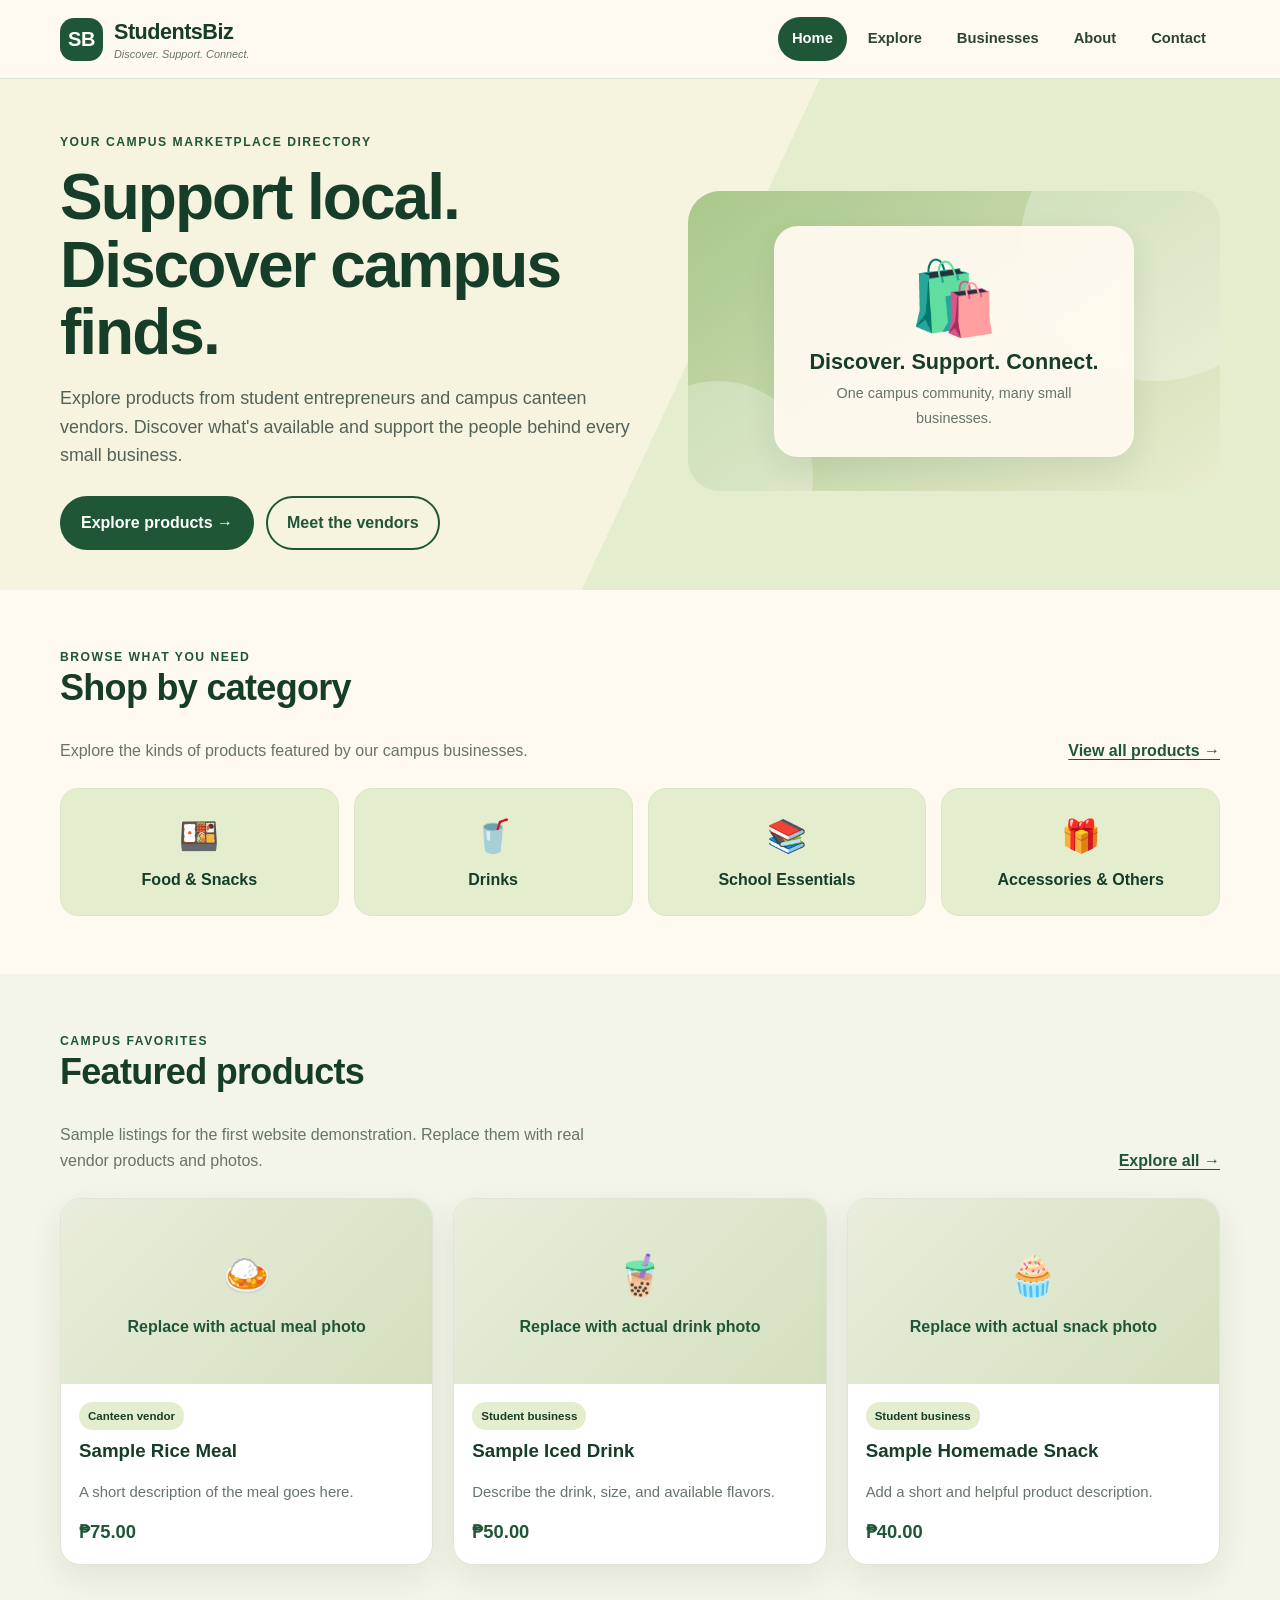
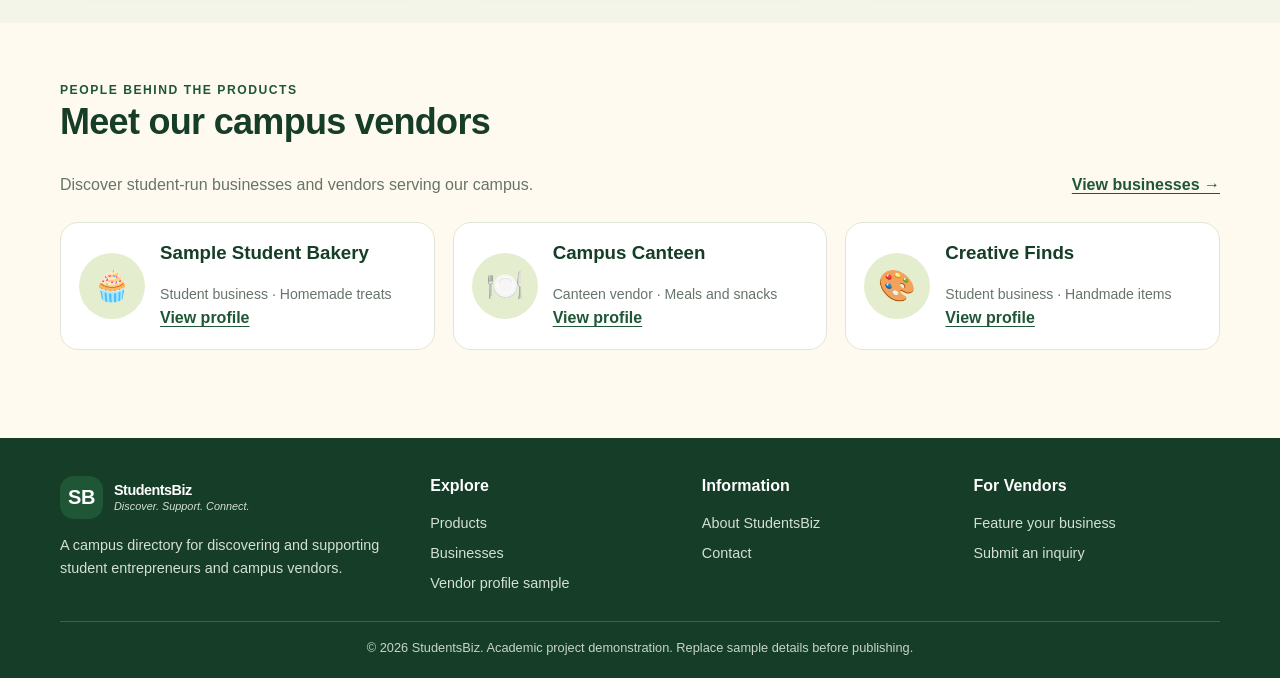
<file: index.html>
<!DOCTYPE html>
<html lang="en">
<head>
  <meta charset="UTF-8">
  <meta name="viewport" content="width=device-width, initial-scale=1.0">
  <meta name="description" content="StudentsBiz campus business and product directory">
  <title>Home | StudentsBiz</title>
  <link rel="stylesheet" href="style.css">
</head>
<body>
<header class="site-header">
  <div class="container nav-wrap">
    <a class="brand" href="index.html"><span class="brand-mark">SB</span><span>StudentsBiz<small>Discover. Support. Connect.</small></span></a>
    <nav class="nav" aria-label="Main navigation">
      <a class="active" href="index.html">Home</a>
      <a class="" href="explore.html">Explore</a>
      <a class="" href="businesses.html">Businesses</a>
      <a class="" href="about.html">About</a>
      <a class="" href="contact.html">Contact</a>
    </nav>
  </div>
</header>

<main>
<section class="hero"><div class="container hero-grid">
  <div><div class="eyebrow">Your campus marketplace directory</div><h1>Support local.<br>Discover campus finds.</h1>
    <p class="lead">Explore products from student entrepreneurs and campus canteen vendors. Discover what's available and support the people behind every small business.</p>
    <div class="actions"><a class="btn" href="explore.html">Explore products →</a><a class="btn btn-outline" href="businesses.html">Meet the vendors</a></div>
  </div>
  <div class="hero-art"><div class="art-card"><div class="art-icon">🛍️</div><strong>Discover. Support. Connect.</strong><span>One campus community, many small businesses.</span></div></div>
</div></section>
<section class="section"><div class="container">
  <div class="section-head"><div><div class="eyebrow">Browse what you need</div><h2>Shop by category</h2><p>Explore the kinds of products featured by our campus businesses.</p></div><a class="text-link" href="explore.html">View all products →</a></div>
  <div class="category-grid">
    <a class="category" href="explore.html#food"><span>🍱</span>Food & Snacks</a><a class="category" href="explore.html#drinks"><span>🥤</span>Drinks</a><a class="category" href="explore.html#school"><span>📚</span>School Essentials</a><a class="category" href="explore.html#other"><span>🎁</span>Accessories & Others</a>
  </div>
</div></section>
<section class="section" style="background:#f4f5e9"><div class="container">
  <div class="section-head"><div><div class="eyebrow">Campus favorites</div><h2>Featured products</h2><p>Sample listings for the first website demonstration. Replace them with real vendor products and photos.</p></div><a class="text-link" href="explore.html">Explore all →</a></div>
  <div class="card-grid">
    <article class="card"><div class="photo-placeholder"><div><span>🍛</span>Replace with actual meal photo</div></div><div class="card-body"><span class="tag">Canteen vendor</span><h3>Sample Rice Meal</h3><p>A short description of the meal goes here.</p><div class="price">₱75.00</div></div></article>
    <article class="card"><div class="photo-placeholder"><div><span>🧋</span>Replace with actual drink photo</div></div><div class="card-body"><span class="tag">Student business</span><h3>Sample Iced Drink</h3><p>Describe the drink, size, and available flavors.</p><div class="price">₱50.00</div></div></article>
    <article class="card"><div class="photo-placeholder"><div><span>🧁</span>Replace with actual snack photo</div></div><div class="card-body"><span class="tag">Student business</span><h3>Sample Homemade Snack</h3><p>Add a short and helpful product description.</p><div class="price">₱40.00</div></div></article>
  </div>
</div></section>
<section class="section"><div class="container">
  <div class="section-head"><div><div class="eyebrow">People behind the products</div><h2>Meet our campus vendors</h2><p>Discover student-run businesses and vendors serving our campus.</p></div><a class="text-link" href="businesses.html">View businesses →</a></div>
  <div class="vendor-grid">
    <article class="vendor"><div class="vendor-logo">🧁</div><div><h3>Sample Student Bakery</h3><p>Student business · Homemade treats</p><a class="text-link" href="vendor.html">View profile</a></div></article>
    <article class="vendor"><div class="vendor-logo">🍽️</div><div><h3>Campus Canteen</h3><p>Canteen vendor · Meals and snacks</p><a class="text-link" href="vendor.html">View profile</a></div></article>
    <article class="vendor"><div class="vendor-logo">🎨</div><div><h3>Creative Finds</h3><p>Student business · Handmade items</p><a class="text-link" href="vendor.html">View profile</a></div></article>
  </div>
</div></section>
</main>
<footer class="site-footer">
  <div class="container">
    <div class="footer-grid">
      <div><a class="brand" href="index.html"><span class="brand-mark">SB</span><span style="color:white">StudentsBiz<small style="color:#d4e1d1">Discover. Support. Connect.</small></span></a><p style="margin-top:15px">A campus directory for discovering and supporting student entrepreneurs and campus vendors.</p></div>
      <div><h3>Explore</h3><div class="footer-links"><a href="explore.html">Products</a><a href="businesses.html">Businesses</a><a href="vendor.html">Vendor profile sample</a></div></div>
      <div><h3>Information</h3><div class="footer-links"><a href="about.html">About StudentsBiz</a><a href="contact.html">Contact</a></div></div>
      <div><h3>For Vendors</h3><div class="footer-links"><a href="contact.html">Feature your business</a><a href="contact.html">Submit an inquiry</a></div></div>
    </div>
    <div class="copyright">© 2026 StudentsBiz. Academic project demonstration. Replace sample details before publishing.</div>
  </div>
</footer>
</body>
</html>
</file>
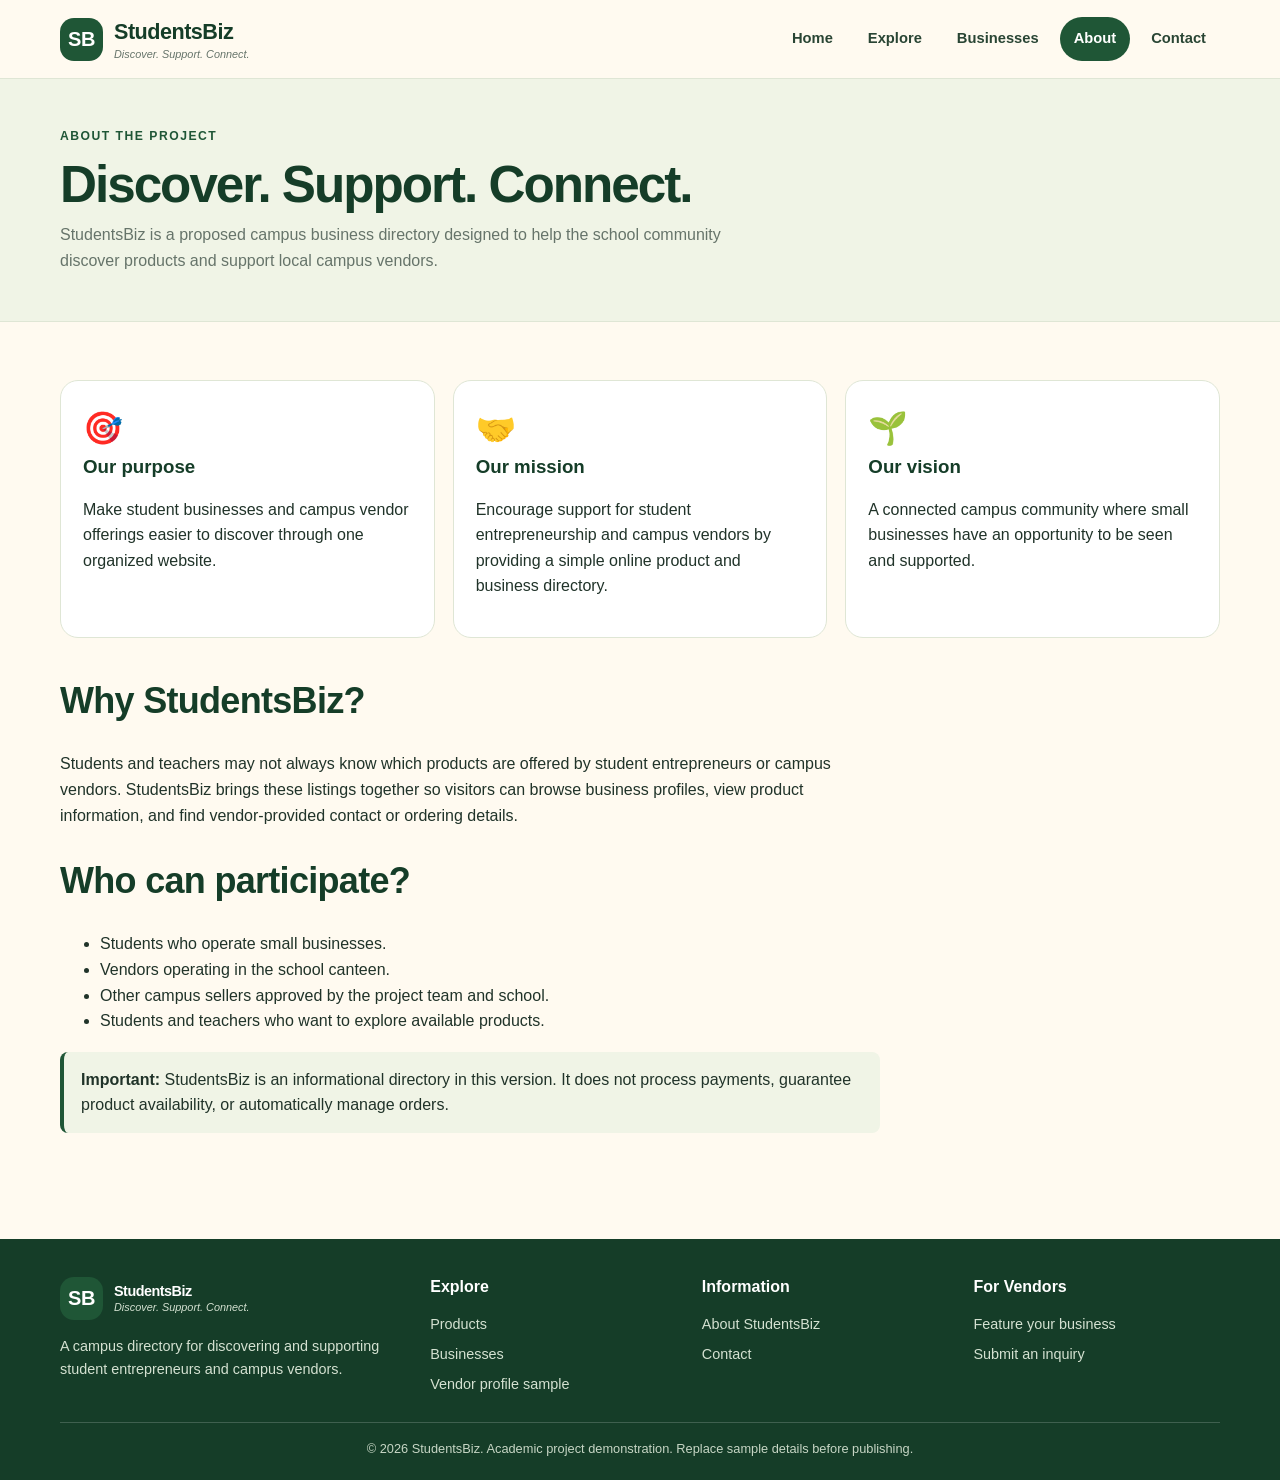
<file: about.html>
<!DOCTYPE html>
<html lang="en">
<head>
  <meta charset="UTF-8">
  <meta name="viewport" content="width=device-width, initial-scale=1.0">
  <meta name="description" content="StudentsBiz campus business and product directory">
  <title>About | StudentsBiz</title>
  <link rel="stylesheet" href="style.css">
</head>
<body>
<header class="site-header">
  <div class="container nav-wrap">
    <a class="brand" href="index.html"><span class="brand-mark">SB</span><span>StudentsBiz<small>Discover. Support. Connect.</small></span></a>
    <nav class="nav" aria-label="Main navigation">
      <a class="" href="index.html">Home</a>
      <a class="" href="explore.html">Explore</a>
      <a class="" href="businesses.html">Businesses</a>
      <a class="active" href="about.html">About</a>
      <a class="" href="contact.html">Contact</a>
    </nav>
  </div>
</header>

<main><section class="page-hero"><div class="container"><div class="eyebrow">About the project</div><h1>Discover. Support. Connect.</h1><p>StudentsBiz is a proposed campus business directory designed to help the school community discover products and support local campus vendors.</p></div></section>
<section class="section"><div class="container"><div class="info-grid">
<div class="info-box"><div class="big">🎯</div><h3>Our purpose</h3><p>Make student businesses and campus vendor offerings easier to discover through one organized website.</p></div>
<div class="info-box"><div class="big">🤝</div><h3>Our mission</h3><p>Encourage support for student entrepreneurship and campus vendors by providing a simple online product and business directory.</p></div>
<div class="info-box"><div class="big">🌱</div><h3>Our vision</h3><p>A connected campus community where small businesses have an opportunity to be seen and supported.</p></div>
</div>
<div style="max-width:820px;margin-top:42px"><h2>Why StudentsBiz?</h2><p>Students and teachers may not always know which products are offered by student entrepreneurs or campus vendors. StudentsBiz brings these listings together so visitors can browse business profiles, view product information, and find vendor-provided contact or ordering details.</p><h2 style="margin-top:32px">Who can participate?</h2><ul><li>Students who operate small businesses.</li><li>Vendors operating in the school canteen.</li><li>Other campus sellers approved by the project team and school.</li><li>Students and teachers who want to explore available products.</li></ul>
<div class="notice"><strong>Important:</strong> StudentsBiz is an informational directory in this version. It does not process payments, guarantee product availability, or automatically manage orders.</div></div>
</div></section></main>
<footer class="site-footer">
  <div class="container">
    <div class="footer-grid">
      <div><a class="brand" href="index.html"><span class="brand-mark">SB</span><span style="color:white">StudentsBiz<small style="color:#d4e1d1">Discover. Support. Connect.</small></span></a><p style="margin-top:15px">A campus directory for discovering and supporting student entrepreneurs and campus vendors.</p></div>
      <div><h3>Explore</h3><div class="footer-links"><a href="explore.html">Products</a><a href="businesses.html">Businesses</a><a href="vendor.html">Vendor profile sample</a></div></div>
      <div><h3>Information</h3><div class="footer-links"><a href="about.html">About StudentsBiz</a><a href="contact.html">Contact</a></div></div>
      <div><h3>For Vendors</h3><div class="footer-links"><a href="contact.html">Feature your business</a><a href="contact.html">Submit an inquiry</a></div></div>
    </div>
    <div class="copyright">© 2026 StudentsBiz. Academic project demonstration. Replace sample details before publishing.</div>
  </div>
</footer>
</body>
</html>
</file>
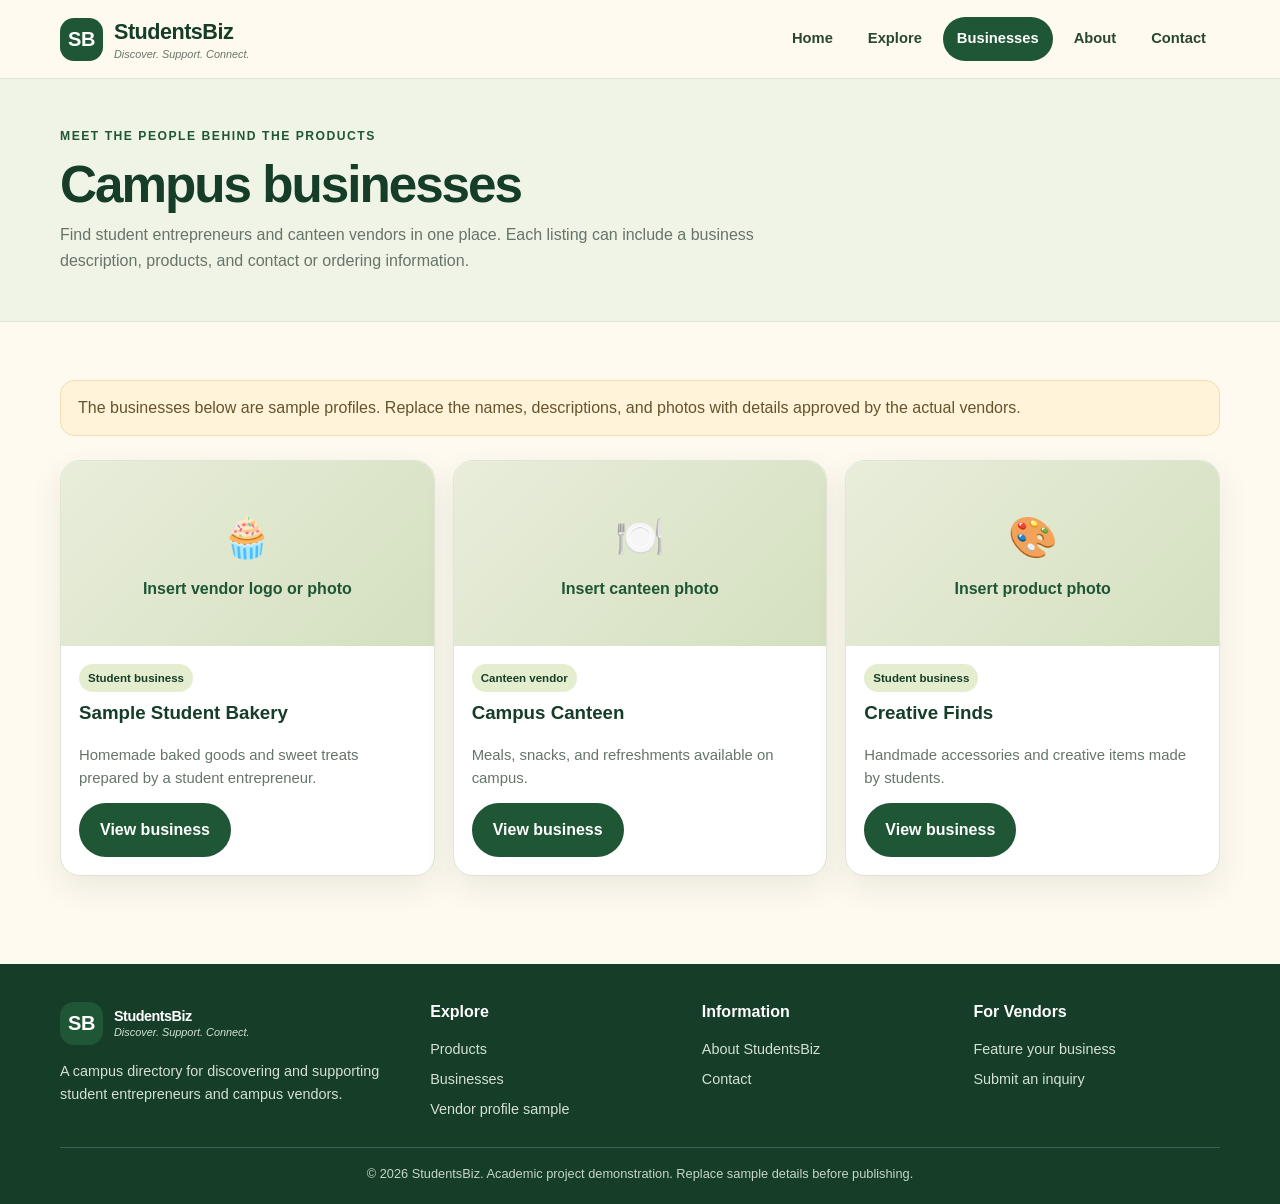
<file: businesses.html>
<!DOCTYPE html>
<html lang="en">
<head>
  <meta charset="UTF-8">
  <meta name="viewport" content="width=device-width, initial-scale=1.0">
  <meta name="description" content="StudentsBiz campus business and product directory">
  <title>Businesses | StudentsBiz</title>
  <link rel="stylesheet" href="style.css">
</head>
<body>
<header class="site-header">
  <div class="container nav-wrap">
    <a class="brand" href="index.html"><span class="brand-mark">SB</span><span>StudentsBiz<small>Discover. Support. Connect.</small></span></a>
    <nav class="nav" aria-label="Main navigation">
      <a class="" href="index.html">Home</a>
      <a class="" href="explore.html">Explore</a>
      <a class="active" href="businesses.html">Businesses</a>
      <a class="" href="about.html">About</a>
      <a class="" href="contact.html">Contact</a>
    </nav>
  </div>
</header>

<main><section class="page-hero"><div class="container"><div class="eyebrow">Meet the people behind the products</div><h1>Campus businesses</h1><p>Find student entrepreneurs and canteen vendors in one place. Each listing can include a business description, products, and contact or ordering information.</p></div></section>
<section class="section"><div class="container"><div class="filter-note">The businesses below are sample profiles. Replace the names, descriptions, and photos with details approved by the actual vendors.</div>
<div class="vendor-grid">
<article class="card"><div class="photo-placeholder"><div><span>🧁</span>Insert vendor logo or photo</div></div><div class="card-body"><span class="tag">Student business</span><h3>Sample Student Bakery</h3><p>Homemade baked goods and sweet treats prepared by a student entrepreneur.</p><a class="btn" href="vendor.html">View business</a></div></article>
<article class="card"><div class="photo-placeholder"><div><span>🍽️</span>Insert canteen photo</div></div><div class="card-body"><span class="tag">Canteen vendor</span><h3>Campus Canteen</h3><p>Meals, snacks, and refreshments available on campus.</p><a class="btn" href="vendor.html">View business</a></div></article>
<article class="card"><div class="photo-placeholder"><div><span>🎨</span>Insert product photo</div></div><div class="card-body"><span class="tag">Student business</span><h3>Creative Finds</h3><p>Handmade accessories and creative items made by students.</p><a class="btn" href="vendor.html">View business</a></div></article>
</div></div></section></main>
<footer class="site-footer">
  <div class="container">
    <div class="footer-grid">
      <div><a class="brand" href="index.html"><span class="brand-mark">SB</span><span style="color:white">StudentsBiz<small style="color:#d4e1d1">Discover. Support. Connect.</small></span></a><p style="margin-top:15px">A campus directory for discovering and supporting student entrepreneurs and campus vendors.</p></div>
      <div><h3>Explore</h3><div class="footer-links"><a href="explore.html">Products</a><a href="businesses.html">Businesses</a><a href="vendor.html">Vendor profile sample</a></div></div>
      <div><h3>Information</h3><div class="footer-links"><a href="about.html">About StudentsBiz</a><a href="contact.html">Contact</a></div></div>
      <div><h3>For Vendors</h3><div class="footer-links"><a href="contact.html">Feature your business</a><a href="contact.html">Submit an inquiry</a></div></div>
    </div>
    <div class="copyright">© 2026 StudentsBiz. Academic project demonstration. Replace sample details before publishing.</div>
  </div>
</footer>
</body>
</html>
</file>
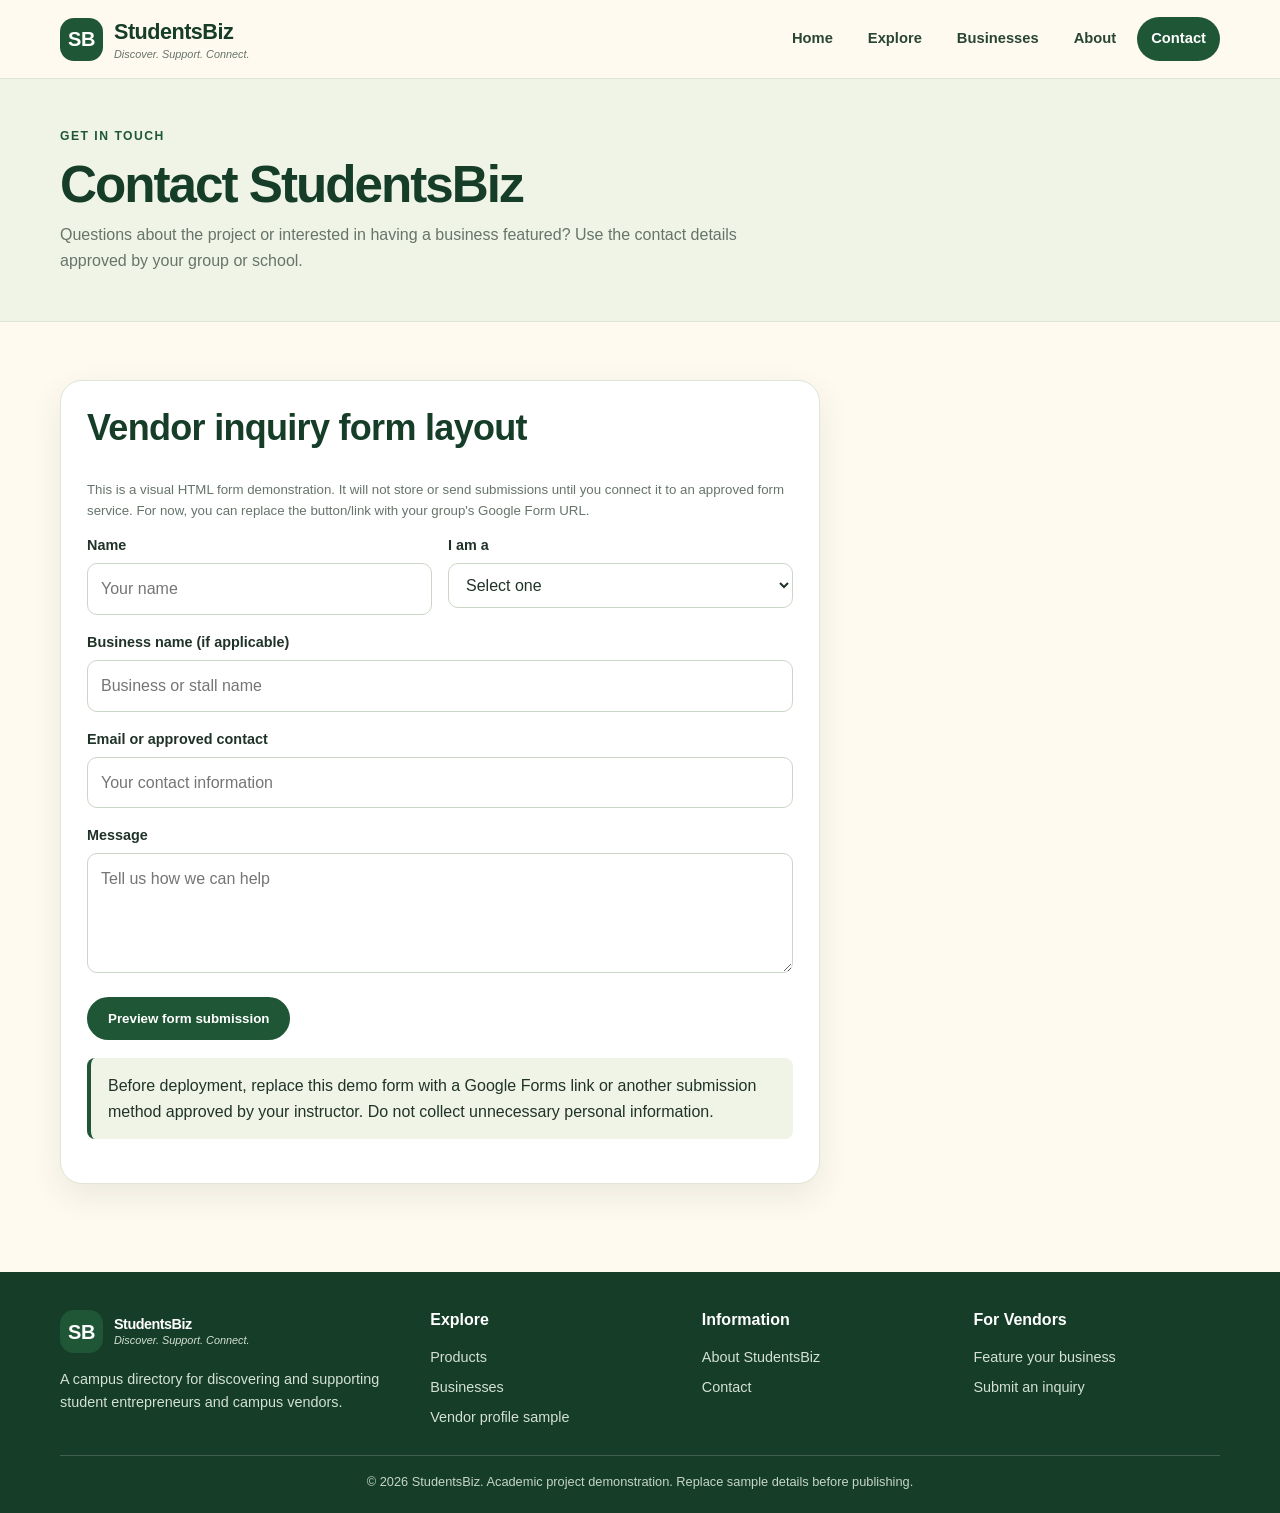
<file: contact.html>
<!DOCTYPE html>
<html lang="en">
<head>
  <meta charset="UTF-8">
  <meta name="viewport" content="width=device-width, initial-scale=1.0">
  <meta name="description" content="StudentsBiz campus business and product directory">
  <title>Contact | StudentsBiz</title>
  <link rel="stylesheet" href="style.css">
</head>
<body>
<header class="site-header">
  <div class="container nav-wrap">
    <a class="brand" href="index.html"><span class="brand-mark">SB</span><span>StudentsBiz<small>Discover. Support. Connect.</small></span></a>
    <nav class="nav" aria-label="Main navigation">
      <a class="" href="index.html">Home</a>
      <a class="" href="explore.html">Explore</a>
      <a class="" href="businesses.html">Businesses</a>
      <a class="" href="about.html">About</a>
      <a class="active" href="contact.html">Contact</a>
    </nav>
  </div>
</header>

<main><section class="page-hero"><div class="container"><div class="eyebrow">Get in touch</div><h1>Contact StudentsBiz</h1><p>Questions about the project or interested in having a business featured? Use the contact details approved by your group or school.</p></div></section>
<section class="section"><div class="container"><div class="form-panel"><h2>Vendor inquiry form layout</h2><p class="help">This is a visual HTML form demonstration. It will not store or send submissions until you connect it to an approved form service. For now, you can replace the button/link with your group's Google Form URL.</p>
<form action="#" method="get">
<div class="form-grid"><div class="field"><label for="name">Name</label><input id="name" name="name" type="text" placeholder="Your name" required></div><div class="field"><label for="role">I am a</label><select id="role" name="role" required><option value="">Select one</option><option>Student vendor</option><option>Canteen vendor</option><option>Student / teacher</option><option>Other</option></select></div></div>
<div class="field"><label for="business">Business name (if applicable)</label><input id="business" name="business" type="text" placeholder="Business or stall name"></div>
<div class="field"><label for="email">Email or approved contact</label><input id="email" name="email" type="text" placeholder="Your contact information" required></div>
<div class="field"><label for="message">Message</label><textarea id="message" name="message" placeholder="Tell us how we can help" required></textarea></div>
<button class="btn" type="submit">Preview form submission</button>
</form>
<div class="notice">Before deployment, replace this demo form with a Google Forms link or another submission method approved by your instructor. Do not collect unnecessary personal information.</div>
</div></div></section></main>
<footer class="site-footer">
  <div class="container">
    <div class="footer-grid">
      <div><a class="brand" href="index.html"><span class="brand-mark">SB</span><span style="color:white">StudentsBiz<small style="color:#d4e1d1">Discover. Support. Connect.</small></span></a><p style="margin-top:15px">A campus directory for discovering and supporting student entrepreneurs and campus vendors.</p></div>
      <div><h3>Explore</h3><div class="footer-links"><a href="explore.html">Products</a><a href="businesses.html">Businesses</a><a href="vendor.html">Vendor profile sample</a></div></div>
      <div><h3>Information</h3><div class="footer-links"><a href="about.html">About StudentsBiz</a><a href="contact.html">Contact</a></div></div>
      <div><h3>For Vendors</h3><div class="footer-links"><a href="contact.html">Feature your business</a><a href="contact.html">Submit an inquiry</a></div></div>
    </div>
    <div class="copyright">© 2026 StudentsBiz. Academic project demonstration. Replace sample details before publishing.</div>
  </div>
</footer>
</body>
</html>
</file>
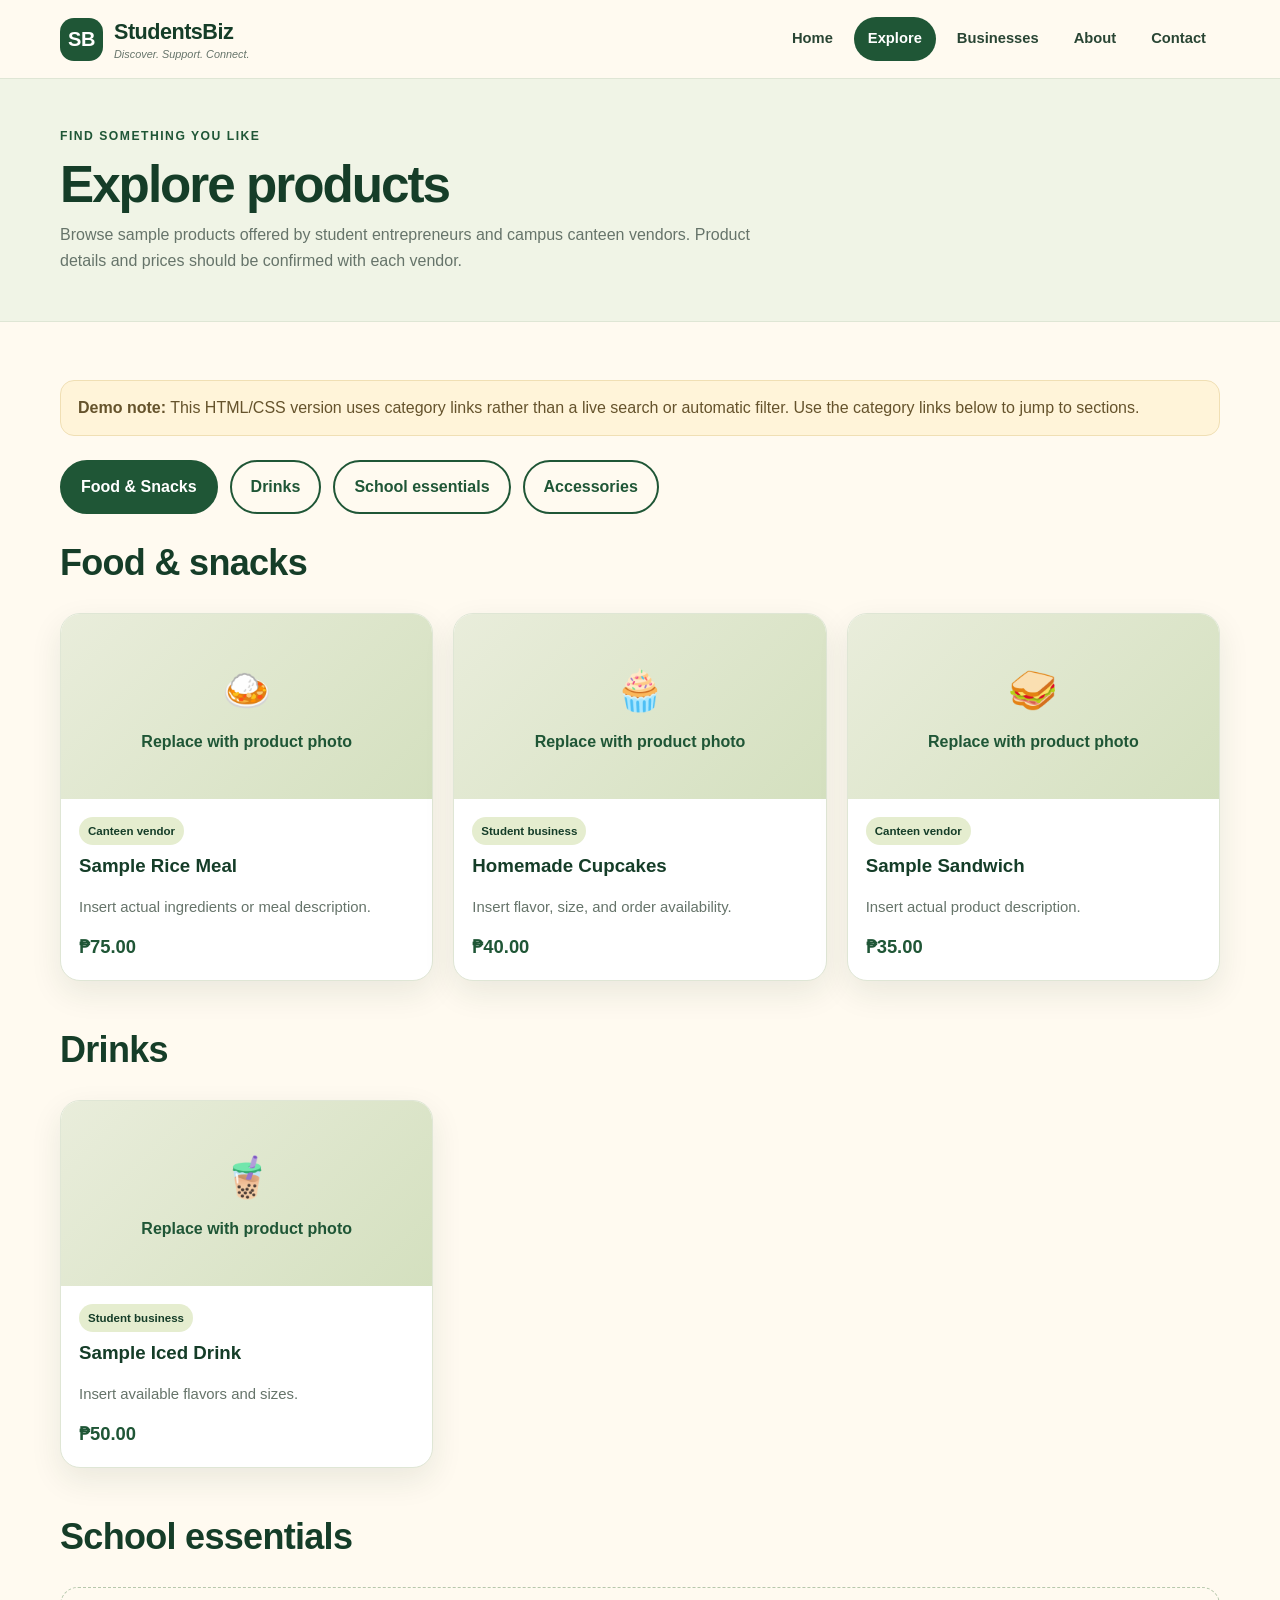
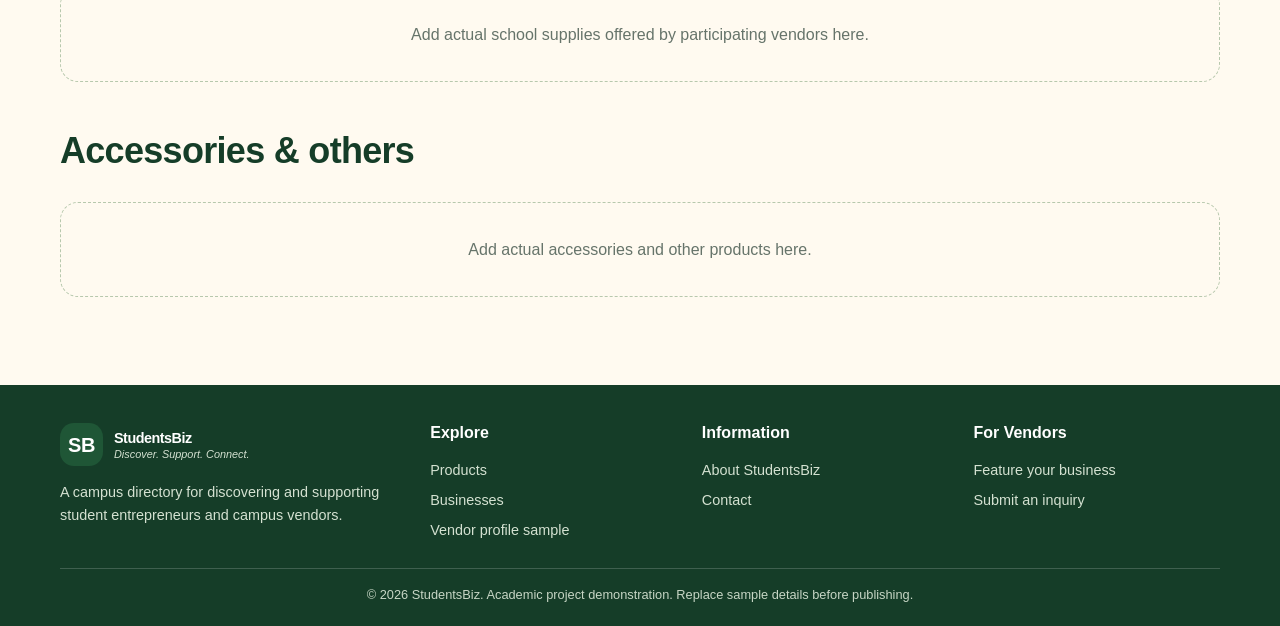
<file: explore.html>
<!DOCTYPE html>
<html lang="en">
<head>
  <meta charset="UTF-8">
  <meta name="viewport" content="width=device-width, initial-scale=1.0">
  <meta name="description" content="StudentsBiz campus business and product directory">
  <title>Explore Products | StudentsBiz</title>
  <link rel="stylesheet" href="style.css">
</head>
<body>
<header class="site-header">
  <div class="container nav-wrap">
    <a class="brand" href="index.html"><span class="brand-mark">SB</span><span>StudentsBiz<small>Discover. Support. Connect.</small></span></a>
    <nav class="nav" aria-label="Main navigation">
      <a class="" href="index.html">Home</a>
      <a class="active" href="explore.html">Explore</a>
      <a class="" href="businesses.html">Businesses</a>
      <a class="" href="about.html">About</a>
      <a class="" href="contact.html">Contact</a>
    </nav>
  </div>
</header>

<main><section class="page-hero"><div class="container"><div class="eyebrow">Find something you like</div><h1>Explore products</h1><p>Browse sample products offered by student entrepreneurs and campus canteen vendors. Product details and prices should be confirmed with each vendor.</p></div></section>
<section class="section"><div class="container">
<div class="filter-note"><strong>Demo note:</strong> This HTML/CSS version uses category links rather than a live search or automatic filter. Use the category links below to jump to sections.</div>
<div class="actions" style="margin:0 0 28px"><a class="btn" href="#food">Food & Snacks</a><a class="btn btn-outline" href="#drinks">Drinks</a><a class="btn btn-outline" href="#school">School essentials</a><a class="btn btn-outline" href="#other">Accessories</a></div>
<div id="food"><h2>Food & snacks</h2><div class="card-grid">
<article class="card"><div class="photo-placeholder"><div><span>🍛</span>Replace with product photo</div></div><div class="card-body"><span class="tag">Canteen vendor</span><h3>Sample Rice Meal</h3><p>Insert actual ingredients or meal description.</p><div class="price">₱75.00</div></div></article>
<article class="card"><div class="photo-placeholder"><div><span>🧁</span>Replace with product photo</div></div><div class="card-body"><span class="tag">Student business</span><h3>Homemade Cupcakes</h3><p>Insert flavor, size, and order availability.</p><div class="price">₱40.00</div></div></article>
<article class="card"><div class="photo-placeholder"><div><span>🥪</span>Replace with product photo</div></div><div class="card-body"><span class="tag">Canteen vendor</span><h3>Sample Sandwich</h3><p>Insert actual product description.</p><div class="price">₱35.00</div></div></article>
</div></div>
<div id="drinks" style="margin-top:48px"><h2>Drinks</h2><div class="card-grid"><article class="card"><div class="photo-placeholder"><div><span>🧋</span>Replace with product photo</div></div><div class="card-body"><span class="tag">Student business</span><h3>Sample Iced Drink</h3><p>Insert available flavors and sizes.</p><div class="price">₱50.00</div></div></article></div></div>
<div id="school" style="margin-top:48px"><h2>School essentials</h2><div class="empty-state">Add actual school supplies offered by participating vendors here.</div></div>
<div id="other" style="margin-top:48px"><h2>Accessories & others</h2><div class="empty-state">Add actual accessories and other products here.</div></div>
</div></section></main>
<footer class="site-footer">
  <div class="container">
    <div class="footer-grid">
      <div><a class="brand" href="index.html"><span class="brand-mark">SB</span><span style="color:white">StudentsBiz<small style="color:#d4e1d1">Discover. Support. Connect.</small></span></a><p style="margin-top:15px">A campus directory for discovering and supporting student entrepreneurs and campus vendors.</p></div>
      <div><h3>Explore</h3><div class="footer-links"><a href="explore.html">Products</a><a href="businesses.html">Businesses</a><a href="vendor.html">Vendor profile sample</a></div></div>
      <div><h3>Information</h3><div class="footer-links"><a href="about.html">About StudentsBiz</a><a href="contact.html">Contact</a></div></div>
      <div><h3>For Vendors</h3><div class="footer-links"><a href="contact.html">Feature your business</a><a href="contact.html">Submit an inquiry</a></div></div>
    </div>
    <div class="copyright">© 2026 StudentsBiz. Academic project demonstration. Replace sample details before publishing.</div>
  </div>
</footer>
</body>
</html>
</file>
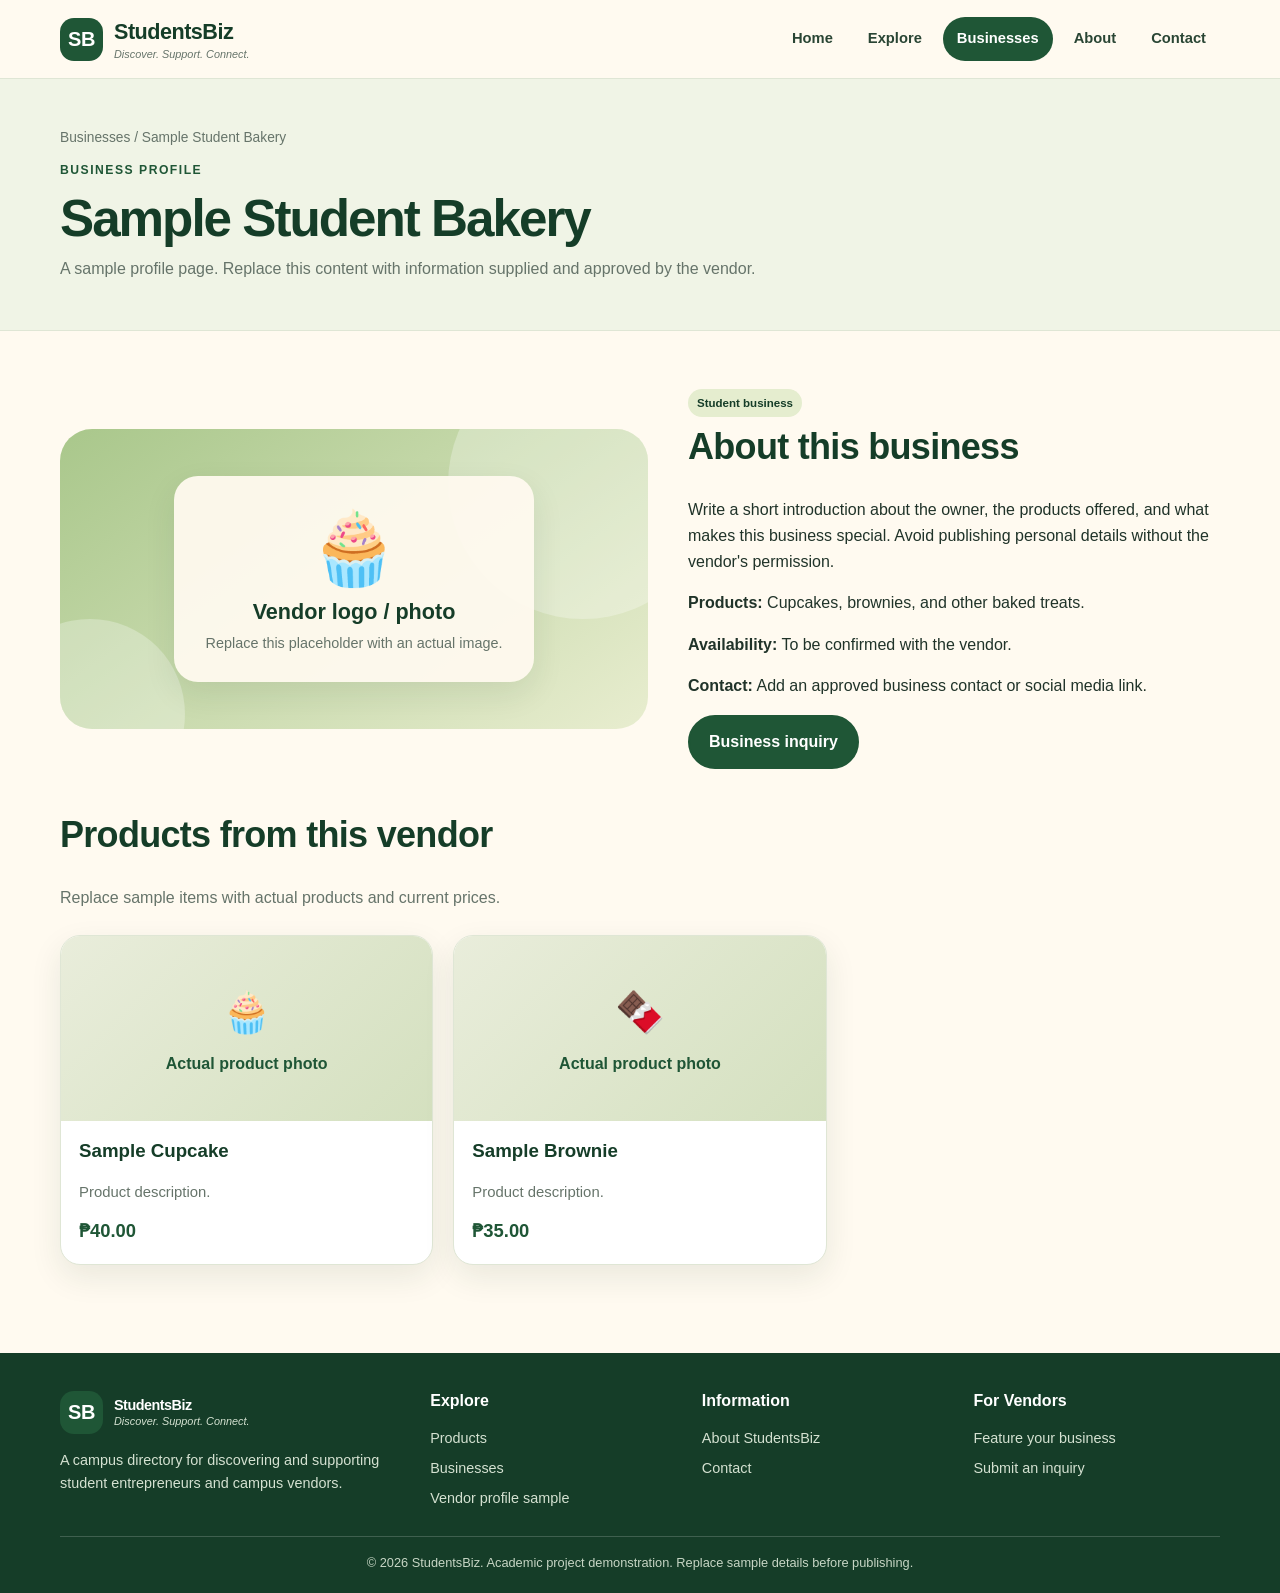
<file: vendor.html>
<!DOCTYPE html>
<html lang="en">
<head>
  <meta charset="UTF-8">
  <meta name="viewport" content="width=device-width, initial-scale=1.0">
  <meta name="description" content="StudentsBiz campus business and product directory">
  <title>Vendor Profile | StudentsBiz</title>
  <link rel="stylesheet" href="style.css">
</head>
<body>
<header class="site-header">
  <div class="container nav-wrap">
    <a class="brand" href="index.html"><span class="brand-mark">SB</span><span>StudentsBiz<small>Discover. Support. Connect.</small></span></a>
    <nav class="nav" aria-label="Main navigation">
      <a class="" href="index.html">Home</a>
      <a class="" href="explore.html">Explore</a>
      <a class="active" href="businesses.html">Businesses</a>
      <a class="" href="about.html">About</a>
      <a class="" href="contact.html">Contact</a>
    </nav>
  </div>
</header>

<main><section class="page-hero"><div class="container"><div class="breadcrumb"><a href="businesses.html">Businesses</a> / Sample Student Bakery</div><div class="eyebrow">Business profile</div><h1>Sample Student Bakery</h1><p>A sample profile page. Replace this content with information supplied and approved by the vendor.</p></div></section>
<section class="section"><div class="container"><div class="hero-grid">
<div class="hero-art"><div class="art-card"><div class="art-icon">🧁</div><strong>Vendor logo / photo</strong><span>Replace this placeholder with an actual image.</span></div></div>
<div><span class="tag">Student business</span><h2>About this business</h2><p>Write a short introduction about the owner, the products offered, and what makes this business special. Avoid publishing personal details without the vendor's permission.</p><p><strong>Products:</strong> Cupcakes, brownies, and other baked treats.</p><p><strong>Availability:</strong> To be confirmed with the vendor.</p><p><strong>Contact:</strong> Add an approved business contact or social media link.</p><a class="btn" href="contact.html">Business inquiry</a></div>
</div>
<div class="section-head" style="margin-top:45px"><div><h2>Products from this vendor</h2><p>Replace sample items with actual products and current prices.</p></div></div>
<div class="card-grid"><article class="card"><div class="photo-placeholder"><div><span>🧁</span>Actual product photo</div></div><div class="card-body"><h3>Sample Cupcake</h3><p>Product description.</p><div class="price">₱40.00</div></div></article><article class="card"><div class="photo-placeholder"><div><span>🍫</span>Actual product photo</div></div><div class="card-body"><h3>Sample Brownie</h3><p>Product description.</p><div class="price">₱35.00</div></div></article></div>
</div></section></main>
<footer class="site-footer">
  <div class="container">
    <div class="footer-grid">
      <div><a class="brand" href="index.html"><span class="brand-mark">SB</span><span style="color:white">StudentsBiz<small style="color:#d4e1d1">Discover. Support. Connect.</small></span></a><p style="margin-top:15px">A campus directory for discovering and supporting student entrepreneurs and campus vendors.</p></div>
      <div><h3>Explore</h3><div class="footer-links"><a href="explore.html">Products</a><a href="businesses.html">Businesses</a><a href="vendor.html">Vendor profile sample</a></div></div>
      <div><h3>Information</h3><div class="footer-links"><a href="about.html">About StudentsBiz</a><a href="contact.html">Contact</a></div></div>
      <div><h3>For Vendors</h3><div class="footer-links"><a href="contact.html">Feature your business</a><a href="contact.html">Submit an inquiry</a></div></div>
    </div>
    <div class="copyright">© 2026 StudentsBiz. Academic project demonstration. Replace sample details before publishing.</div>
  </div>
</footer>
</body>
</html>
</file>
<file: style.css>
:root{
  --green:#1f5636; --green-dark:#153d28; --sage:#e5edcf; --sage2:#f0f4e6;
  --cream:#fffaf0; --ink:#203329; --muted:#66746a; --white:#fff;
  --line:#dfe6d5; --gold:#f1c66d; --shadow:0 12px 32px rgba(25,58,37,.09);
  --radius:20px; --max:1160px;
}
*{box-sizing:border-box}
html{scroll-behavior:smooth}
body{margin:0;background:var(--cream);color:var(--ink);font-family:Arial,Helvetica,sans-serif;line-height:1.6}
a{color:inherit;text-decoration:none}
img{max-width:100%;display:block}
.container{width:min(var(--max),calc(100% - 40px));margin:auto}
.site-header{background:rgba(255,250,240,.96);border-bottom:1px solid var(--line);position:sticky;top:0;z-index:10}
.nav-wrap{min-height:78px;display:flex;align-items:center;justify-content:space-between;gap:24px}
.brand{display:flex;align-items:center;gap:11px;font-weight:800;color:var(--green-dark);font-size:1.35rem;letter-spacing:-.5px}
.brand-mark{width:43px;height:43px;border-radius:14px;background:var(--green);color:white;display:grid;place-items:center;font-size:1.25rem}
.brand small{display:block;font-size:.68rem;font-weight:500;font-style:italic;letter-spacing:0;color:var(--muted);margin-top:-4px}
.nav{display:flex;align-items:center;gap:7px;flex-wrap:wrap}
.nav a{padding:10px 14px;border-radius:999px;font-size:.92rem;font-weight:700;color:#294534}
.nav a:hover,.nav a.active{background:var(--green);color:white}
.menu-note{display:none}
.hero{padding:54px 0 40px;background:linear-gradient(115deg,#f6f3df 0%,#f6f3df 54%,#e5edcf 54%,#e5edcf 100%);overflow:hidden}
.hero-grid{display:grid;grid-template-columns:1.05fr .95fr;gap:40px;align-items:center}
.eyebrow{color:var(--green);font-weight:800;text-transform:uppercase;letter-spacing:1.5px;font-size:.76rem}
h1,h2,h3,p{margin-top:0}
h1{font-size:clamp(2.35rem,5vw,4.3rem);line-height:1.05;letter-spacing:-2px;color:var(--green-dark);margin:12px 0 18px}
h2{font-size:clamp(1.65rem,3vw,2.25rem);line-height:1.15;color:var(--green-dark);letter-spacing:-.7px}
h3{line-height:1.25;color:var(--green-dark)}
.lead{font-size:1.12rem;color:#526257;max-width:590px}
.actions{display:flex;gap:12px;flex-wrap:wrap;margin-top:26px}
.btn{display:inline-flex;align-items:center;justify-content:center;padding:12px 19px;border-radius:999px;background:var(--green);color:white;font-weight:800;border:2px solid var(--green);transition:.2s}
.btn:hover{background:var(--green-dark);border-color:var(--green-dark);transform:translateY(-2px)}
.btn-outline{background:transparent;color:var(--green)}
.btn-outline:hover{color:white}
.hero-art{min-height:300px;border-radius:32px;background:linear-gradient(145deg,#a9c78b,#e8edcf);display:grid;place-items:center;padding:24px;position:relative;overflow:hidden}
.hero-art:before,.hero-art:after{content:"";position:absolute;border-radius:50%;background:rgba(255,255,255,.28)}
.hero-art:before{width:270px;height:270px;right:-70px;top:-80px}
.hero-art:after{width:190px;height:190px;left:-65px;bottom:-80px}
.art-card{position:relative;z-index:1;width:min(100%,360px);background:rgba(255,250,240,.94);padding:26px;border-radius:24px;box-shadow:var(--shadow);text-align:center}
.art-icon{font-size:4.5rem;line-height:1.3}
.art-card strong{display:block;font-size:1.35rem;color:var(--green-dark)}
.art-card span{color:var(--muted);font-size:.9rem}
.section{padding:58px 0}
.section-head{display:flex;justify-content:space-between;align-items:end;gap:20px;margin-bottom:24px}
.section-head p{color:var(--muted);margin-bottom:0;max-width:560px}
.category-grid{display:grid;grid-template-columns:repeat(4,1fr);gap:15px}
.category{background:var(--sage);border:1px solid #dce5c9;padding:22px 15px;border-radius:18px;text-align:center;font-weight:800;color:var(--green-dark)}
.category span{display:block;font-size:2rem;margin-bottom:5px}
.card-grid{display:grid;grid-template-columns:repeat(3,1fr);gap:20px}
.card{background:white;border:1px solid var(--line);border-radius:var(--radius);overflow:hidden;box-shadow:var(--shadow)}
.photo-placeholder{min-height:185px;background:linear-gradient(135deg,#e9eddb,#d4e0bf);display:grid;place-items:center;color:var(--green);text-align:center;padding:18px;font-weight:700}
.photo-placeholder span{display:block;font-size:2.5rem;margin-bottom:7px}
.card-body{padding:18px}
.card-body p{color:var(--muted);font-size:.93rem;margin-bottom:12px}
.tag{display:inline-block;background:var(--sage);color:var(--green-dark);font-size:.72rem;font-weight:800;padding:5px 9px;border-radius:999px;margin-bottom:9px}
.price{font-weight:900;color:var(--green);font-size:1.15rem}
.text-link{color:var(--green);font-weight:800;text-decoration:underline;text-underline-offset:3px}
.vendor-grid{display:grid;grid-template-columns:repeat(3,1fr);gap:18px}
.vendor{display:flex;gap:15px;align-items:center;padding:18px;background:white;border:1px solid var(--line);border-radius:18px}
.vendor-logo{width:66px;height:66px;flex:0 0 66px;border-radius:50%;background:var(--sage);display:grid;place-items:center;font-size:1.9rem}
.vendor p{font-size:.88rem;color:var(--muted);margin:4px 0 0}
.page-hero{padding:48px 0;background:var(--sage2);border-bottom:1px solid var(--line)}
.page-hero h1{font-size:clamp(2.2rem,4vw,3.3rem);margin-bottom:10px}
.page-hero p{color:var(--muted);max-width:700px;margin-bottom:0}
.filter-note{background:#fff4d9;border:1px solid #f0dfb4;padding:14px 17px;border-radius:14px;color:#65532c;margin-bottom:24px}
.info-grid{display:grid;grid-template-columns:repeat(3,1fr);gap:18px}
.info-box{background:white;border:1px solid var(--line);border-radius:18px;padding:22px}
.info-box .big{font-size:2rem}
.form-panel{max-width:760px;background:white;border:1px solid var(--line);border-radius:22px;padding:26px;box-shadow:var(--shadow)}
.form-grid{display:grid;grid-template-columns:1fr 1fr;gap:16px}
label{display:block;font-weight:700;font-size:.9rem;margin-bottom:6px}
input,select,textarea{width:100%;padding:12px 13px;border:1px solid #cbd6c6;border-radius:10px;background:#fff;font:inherit;color:var(--ink)}
textarea{min-height:120px;resize:vertical}
.field{margin-bottom:16px}
.help{font-size:.83rem;color:var(--muted)}
.notice{padding:15px 17px;background:var(--sage2);border-left:4px solid var(--green);border-radius:8px;margin:18px 0}
.site-footer{background:var(--green-dark);color:#edf4e6;padding:38px 0 20px;margin-top:30px}
.footer-grid{display:grid;grid-template-columns:1.4fr 1fr 1fr 1fr;gap:25px}
.site-footer h3{color:white;font-size:1rem}
.site-footer p,.site-footer a{color:#d4e1d1;font-size:.9rem}
.footer-links{display:grid;gap:7px}
.copyright{border-top:1px solid rgba(255,255,255,.18);margin-top:26px;padding-top:16px;text-align:center;color:#c7d6c5;font-size:.8rem}
.breadcrumb{font-size:.86rem;color:var(--muted);margin-bottom:12px}
.empty-state{padding:34px;border:1px dashed #b7c8ad;border-radius:18px;text-align:center;color:var(--muted)}
@media(max-width:850px){
 .hero-grid{grid-template-columns:1fr}.hero-art{min-height:250px}
 .card-grid,.vendor-grid{grid-template-columns:repeat(2,1fr)}
 .footer-grid{grid-template-columns:repeat(2,1fr)}
 .category-grid{grid-template-columns:repeat(2,1fr)}
}
@media(max-width:600px){
 .container{width:min(100% - 28px,var(--max))}
 .nav-wrap{padding:13px 0;align-items:flex-start;flex-direction:column;gap:9px}
 .nav{width:100%;gap:3px}
 .nav a{font-size:.82rem;padding:8px 10px}
 .hero{padding:38px 0 28px;background:linear-gradient(180deg,#f6f3df 0%,#f6f3df 60%,#e5edcf 60%)}
 h1{letter-spacing:-1.2px}
 .hero-art{min-height:220px}
 .section{padding:42px 0}
 .section-head{display:block}
 .section-head .text-link{display:inline-block;margin-top:10px}
 .card-grid,.vendor-grid,.info-grid{grid-template-columns:1fr}
 .footer-grid{grid-template-columns:1fr 1fr;gap:20px}
 .form-grid{grid-template-columns:1fr}
}
</file>
